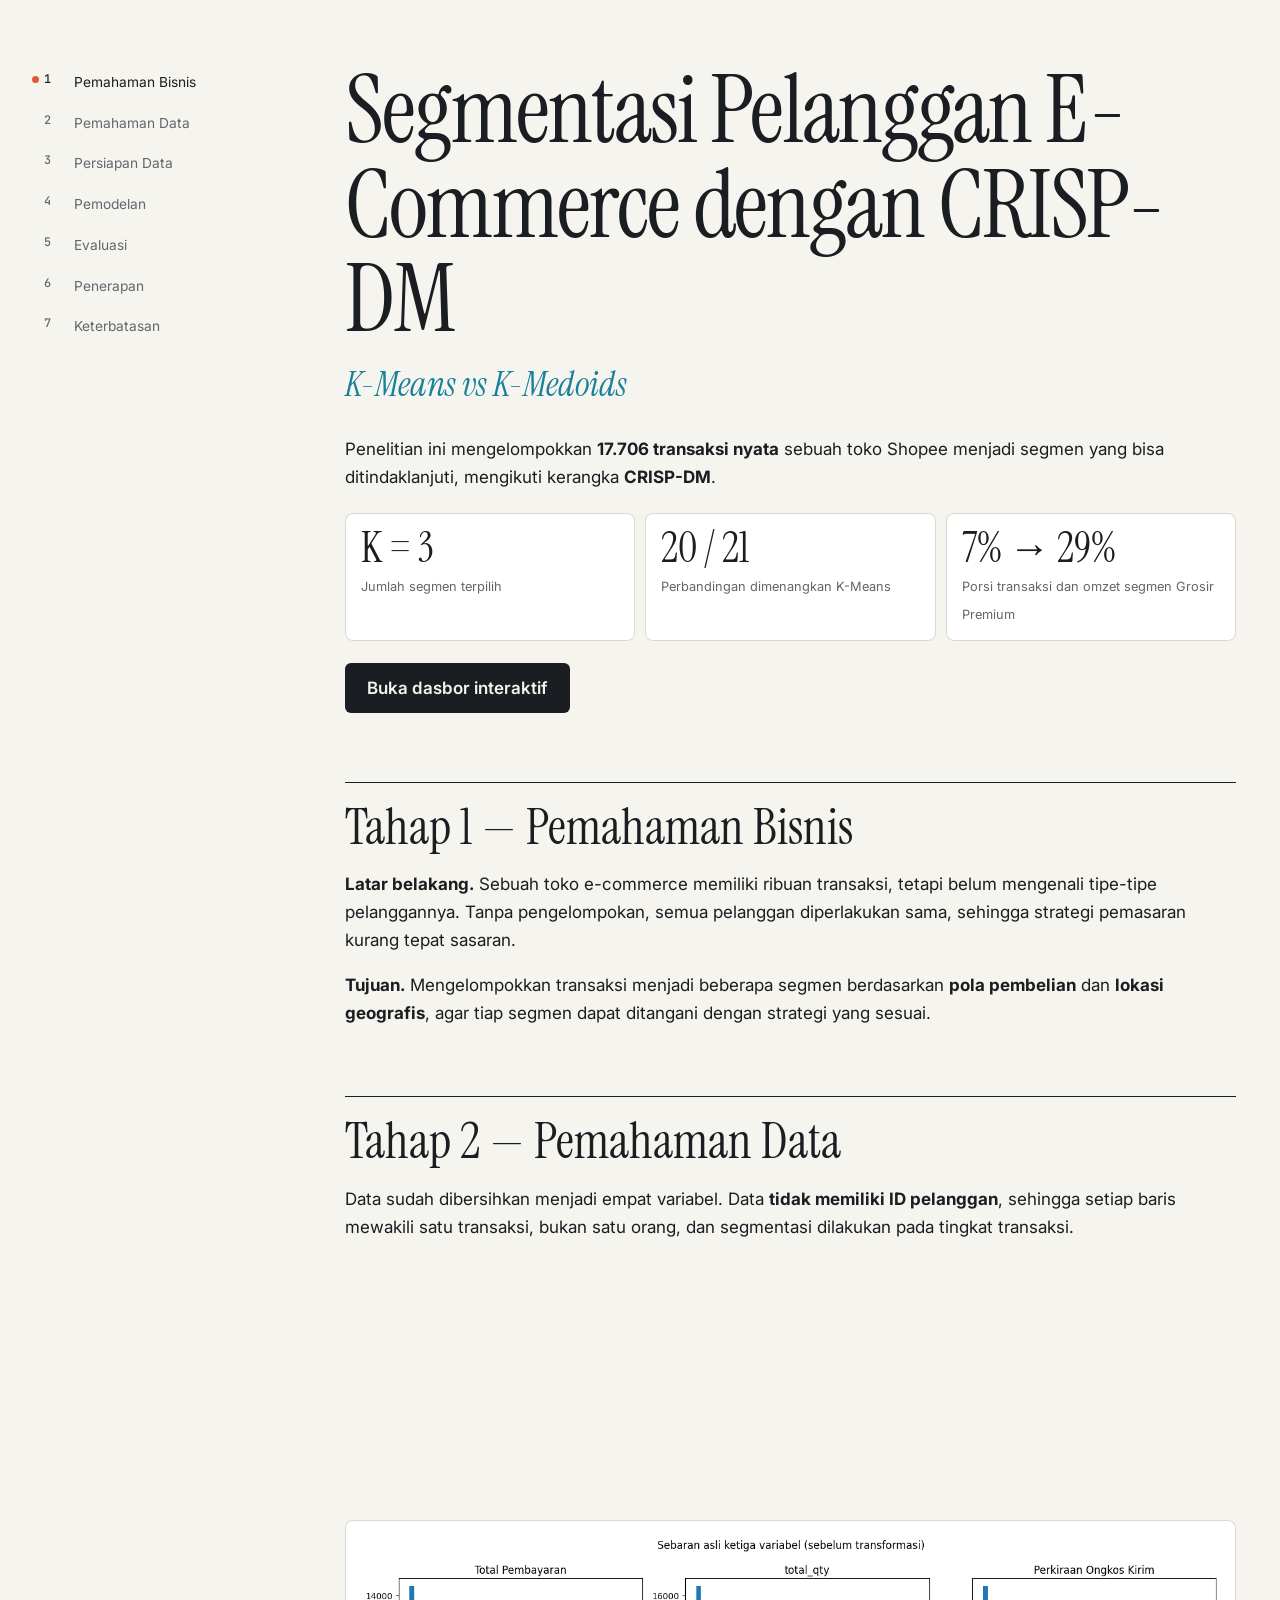
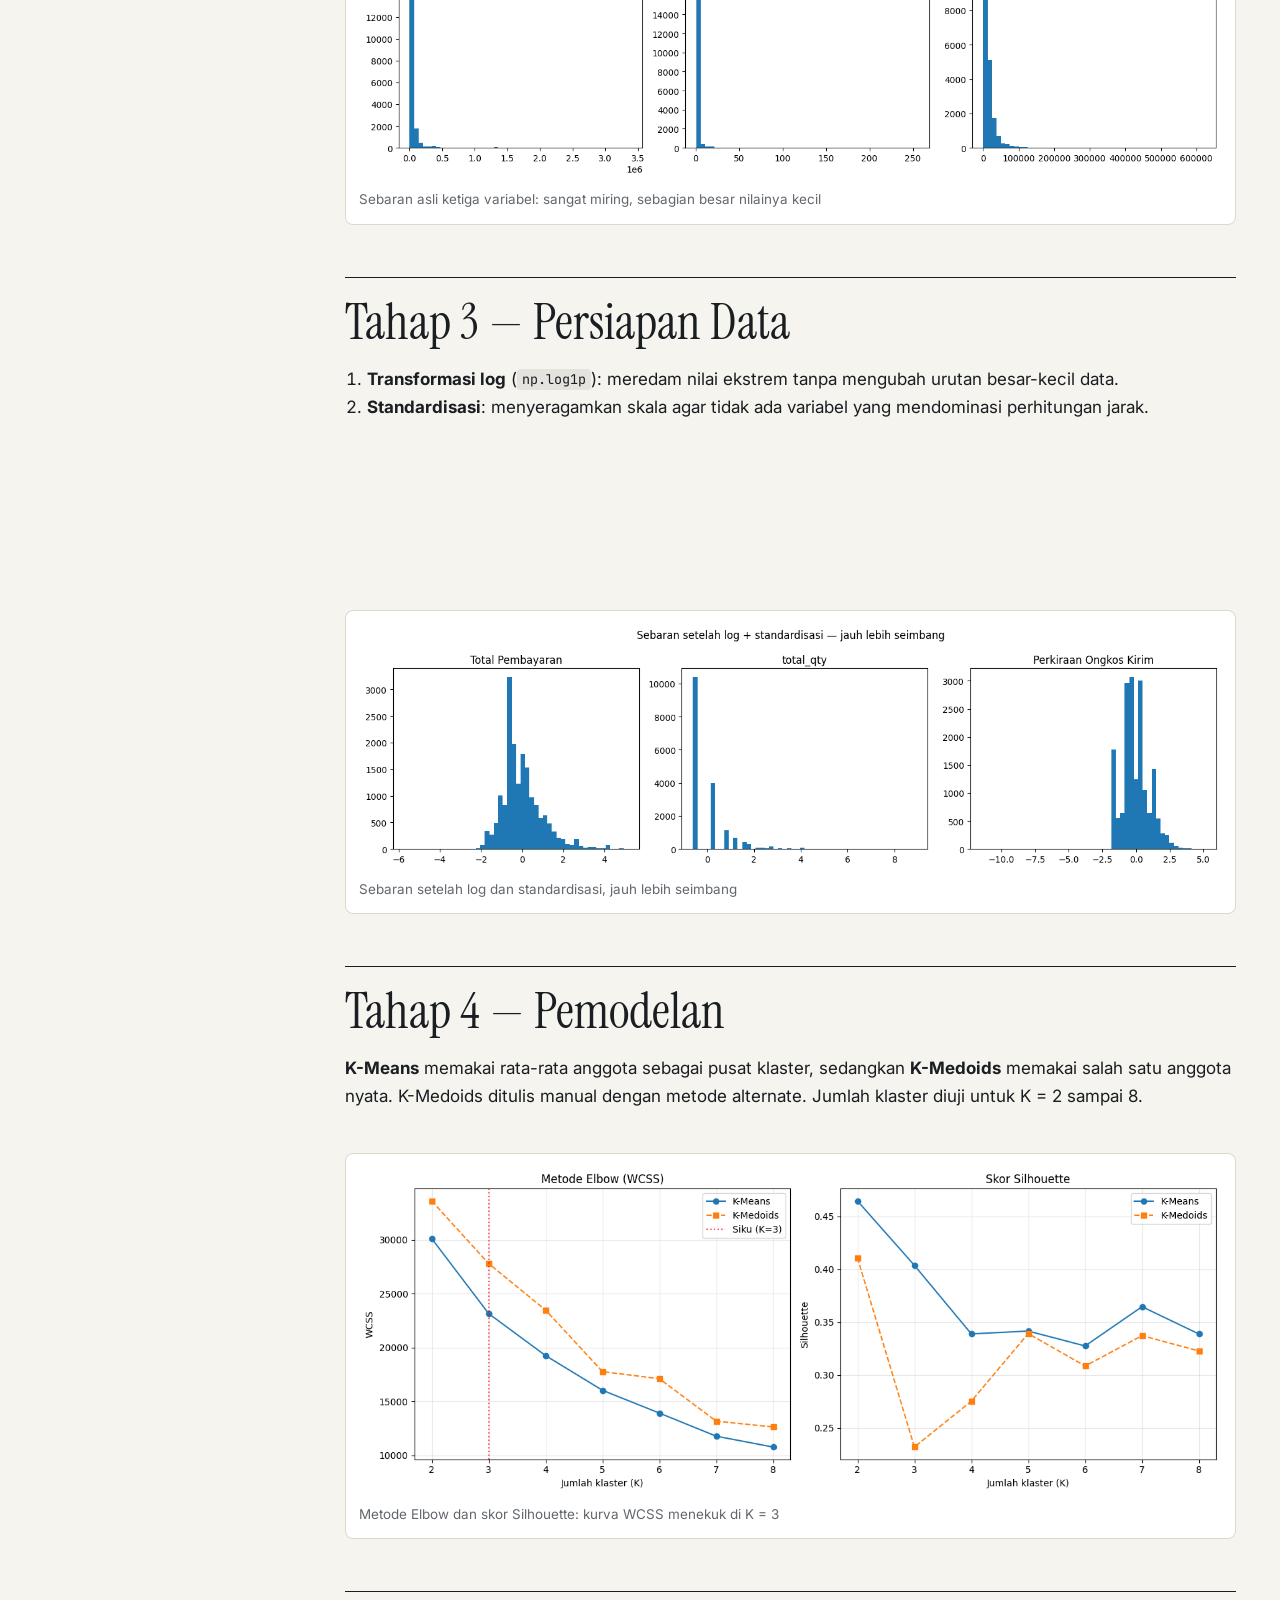
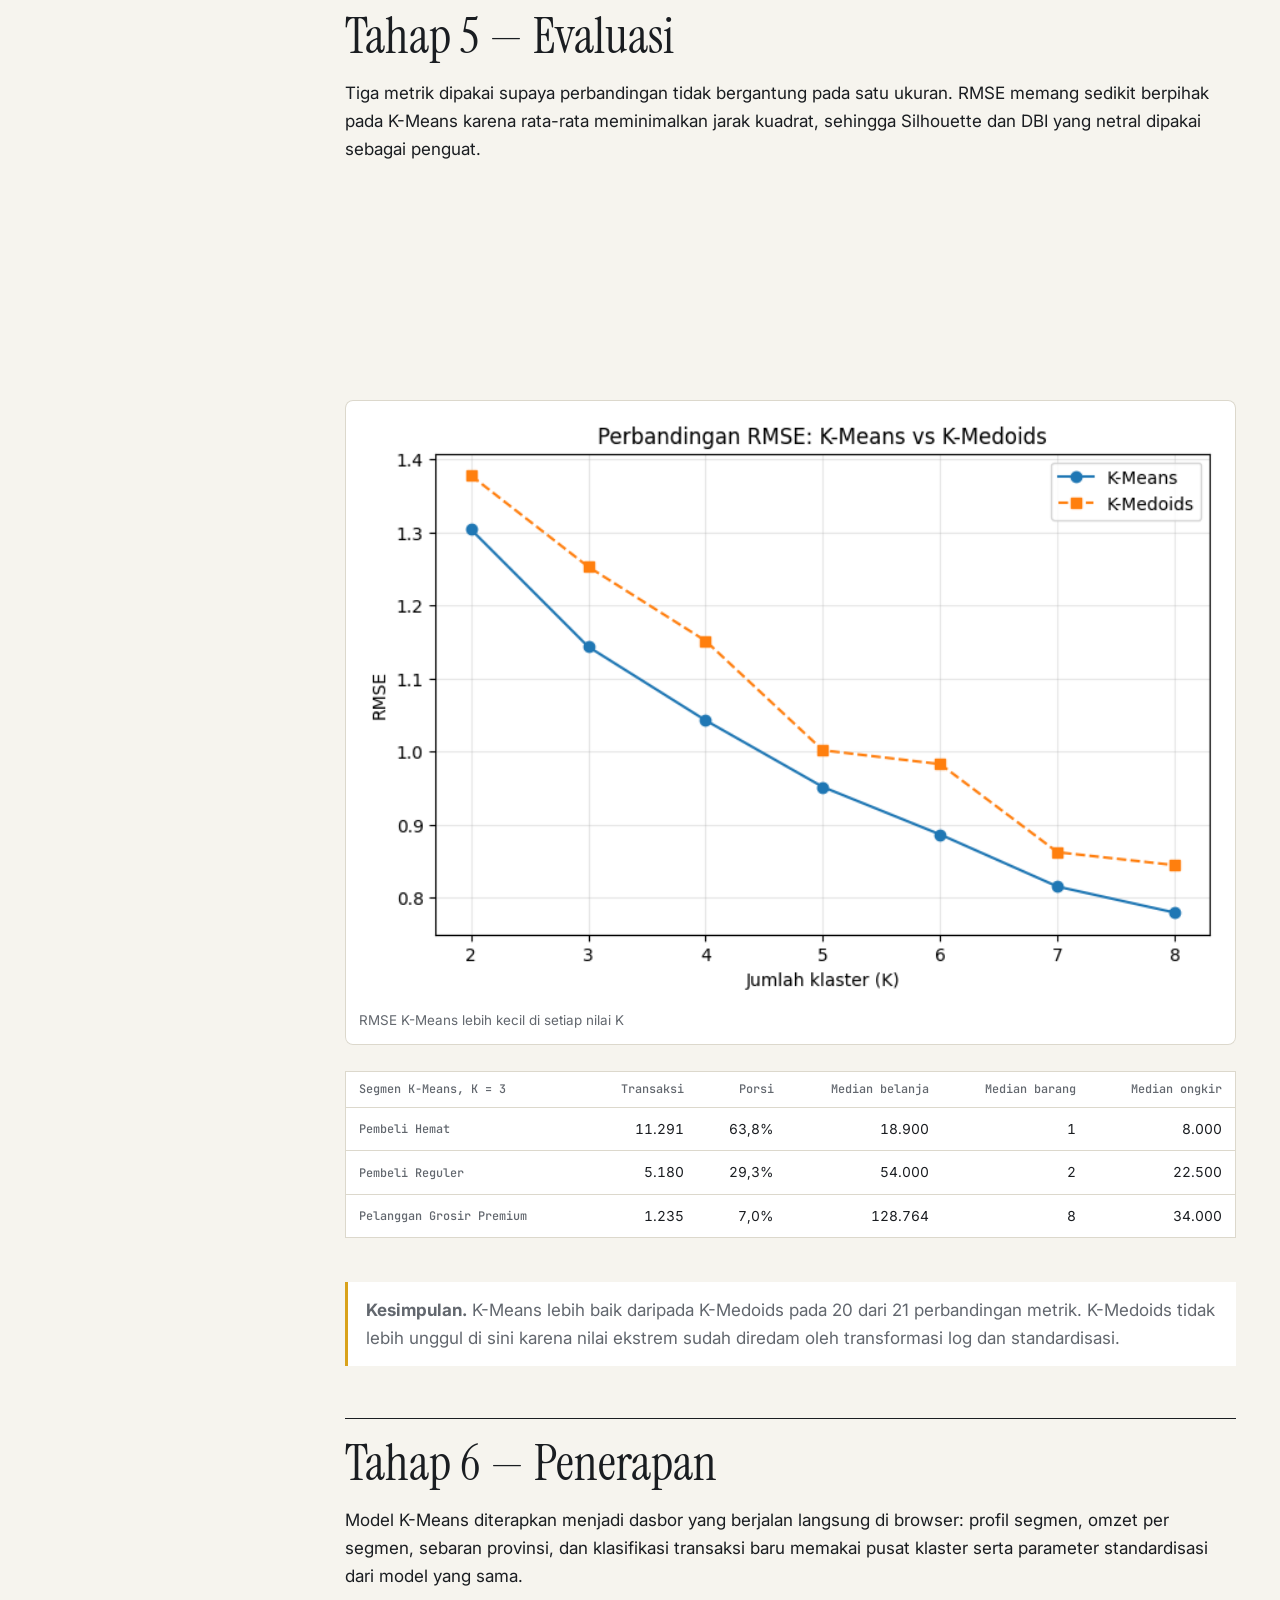
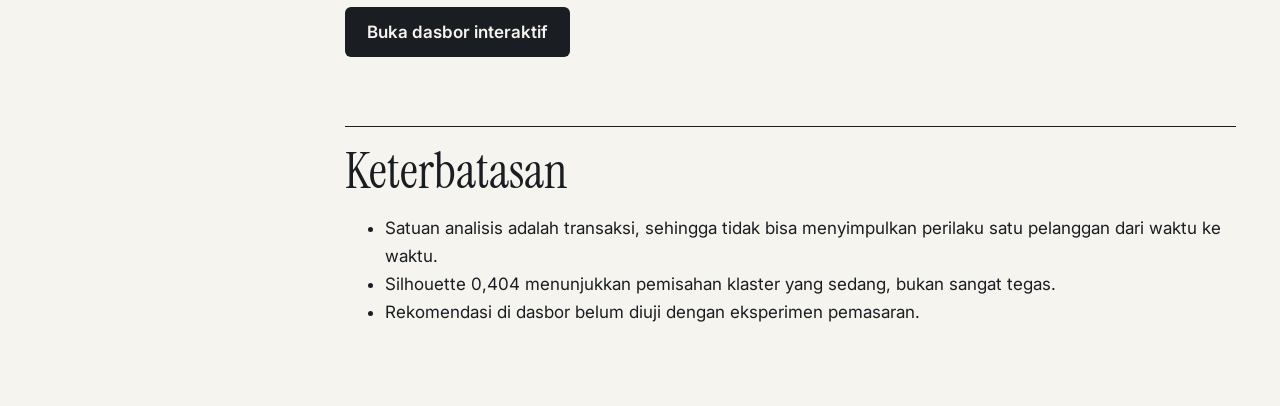
<file: index.html>
<!DOCTYPE html>
<html lang="id">
<head>
    <meta charset="UTF-8">
    <meta name="viewport" content="width=device-width, initial-scale=1.0">
    <title>Segmentasi Pelanggan E-Commerce | K-Means vs K-Medoids</title>
    
<link href="https://fonts.googleapis.com/css2?family=Instrument+Serif:ital@0;1&family=Inter:wght@400;500;600&family=JetBrains+Mono:wght@400;500&display=swap" rel="stylesheet">
<link rel="stylesheet" href="atelier/atelier.css">
<link rel="stylesheet" href="atelier/theme.css">
<script src="atelier/theme.js"></script>
<script src="atelier/atelier.js"></script>
</head>
<body>
<div class="sg-layout"><aside class="sg-toc" id="sg-toc" aria-label="Daftar isi"></aside><div class="container">
<div class="jupyter-notebook-content">
<div class="markdown-cell">
  <h1>Segmentasi Pelanggan E-Commerce dengan CRISP-DM</h1>
  <h3>K-Means vs K-Medoids</h3>
  <p>Penelitian ini mengelompokkan <strong>17.706 transaksi nyata</strong> sebuah toko Shopee menjadi segmen yang bisa ditindaklanjuti, mengikuti kerangka <strong>CRISP-DM</strong>.</p>
  <div class="sg-result">
    <div><b>K = 3</b><span>Jumlah segmen terpilih</span></div>
    <div><b>20 / 21</b><span>Perbandingan dimenangkan K-Means</span></div>
    <div><b>7% &rarr; 29%</b><span>Porsi transaksi dan omzet segmen Grosir Premium</span></div>
  </div>
  <p><a class="sg-cta" href="dashboard.html">Buka dasbor interaktif</a></p>
</div>

<div class="markdown-cell">
  <h2>Tahap 1 — Pemahaman Bisnis</h2>
  <p><strong>Latar belakang.</strong> Sebuah toko e-commerce memiliki ribuan transaksi, tetapi belum mengenali tipe-tipe pelanggannya. Tanpa pengelompokan, semua pelanggan diperlakukan sama, sehingga strategi pemasaran kurang tepat sasaran.</p>
  <p><strong>Tujuan.</strong> Mengelompokkan transaksi menjadi beberapa segmen berdasarkan <strong>pola pembelian</strong> dan <strong>lokasi geografis</strong>, agar tiap segmen dapat ditangani dengan strategi yang sesuai.</p>
</div>

<div class="markdown-cell">
  <h2>Tahap 2 — Pemahaman Data</h2>
  <p>Data sudah dibersihkan menjadi empat variabel. Data <strong>tidak memiliki ID pelanggan</strong>, sehingga setiap baris mewakili satu transaksi, bukan satu orang, dan segmentasi dilakukan pada tingkat transaksi.</p>
</div>
<div class="output-table"><table>
  <thead><tr><th></th><th>Total Pembayaran</th><th>Jumlah Barang</th><th>Ongkos Kirim</th></tr></thead>
  <tbody><tr><th>Simpangan baku</th><td>154.367</td><td>7,25</td><td>20.775</td></tr><tr><th>Minimum</th><td>165</td><td>1</td><td>1</td></tr><tr><th>Median</th><td>26.398</td><td>1</td><td>10.000</td></tr><tr><th>Maksimum</th><td>3.403.591</td><td>256</td><td>624.000</td></tr></tbody>
</table></div>
<figure class="sg-fig"><img src="img/cell05_1.png" alt="Sebaran asli ketiga variabel: sangat miring, sebagian besar nilainya kecil" loading="lazy"><figcaption>Sebaran asli ketiga variabel: sangat miring, sebagian besar nilainya kecil</figcaption></figure>

<div class="markdown-cell">
  <h2>Tahap 3 — Persiapan Data</h2>
  <ol>
    <li><strong>Transformasi log</strong> (<code>np.log1p</code>): meredam nilai ekstrem tanpa mengubah urutan besar-kecil data.</li>
    <li><strong>Standardisasi</strong>: menyeragamkan skala agar tidak ada variabel yang mendominasi perhitungan jarak.</li>
  </ol>
</div>
<div class="code-cell"><pre><code>X_log = np.log1p(df[fitur].values)        # langkah 1: log
scaler = StandardScaler().fit(X_log)      # langkah 2: standardisasi
X = scaler.transform(X_log)</code></pre></div>
<figure class="sg-fig"><img src="img/cell09_2.png" alt="Sebaran setelah log dan standardisasi, jauh lebih seimbang" loading="lazy"><figcaption>Sebaran setelah log dan standardisasi, jauh lebih seimbang</figcaption></figure>

<div class="markdown-cell">
  <h2>Tahap 4 — Pemodelan</h2>
  <p><strong>K-Means</strong> memakai rata-rata anggota sebagai pusat klaster, sedangkan <strong>K-Medoids</strong> memakai salah satu anggota nyata. K-Medoids ditulis manual dengan metode alternate. Jumlah klaster diuji untuk K = 2 sampai 8.</p>
</div>
<figure class="sg-fig"><img src="img/cell14_3.png" alt="Metode Elbow dan skor Silhouette: kurva WCSS menekuk di K = 3" loading="lazy"><figcaption>Metode Elbow dan skor Silhouette: kurva WCSS menekuk di K = 3</figcaption></figure>

<div class="markdown-cell">
  <h2>Tahap 5 — Evaluasi</h2>
  <p>Tiga metrik dipakai supaya perbandingan tidak bergantung pada satu ukuran. RMSE memang sedikit berpihak pada K-Means karena rata-rata meminimalkan jarak kuadrat, sehingga Silhouette dan DBI yang netral dipakai sebagai penguat.</p>
</div>
<div class="output-table"><table>
  <thead><tr><th>Metrik pada K = 3</th><th>K-Means</th><th>K-Medoids</th><th>Arah terbaik</th></tr></thead>
  <tbody><tr><th>RMSE</th><td><b>1,144</b></td><td>1,253</td><td>Lebih kecil</td></tr><tr><th>Silhouette</th><td><b>0,404</b></td><td>0,232</td><td>Lebih besar</td></tr><tr><th>Davies-Bouldin</th><td><b>1,005</b></td><td>1,140</td><td>Lebih kecil</td></tr></tbody>
</table></div>
<figure class="sg-fig"><img src="img/cell18_4.png" alt="RMSE K-Means lebih kecil di setiap nilai K" loading="lazy"><figcaption>RMSE K-Means lebih kecil di setiap nilai K</figcaption></figure>
<div class="output-table"><table>
  <thead><tr><th>Segmen K-Means, K = 3</th><th>Transaksi</th><th>Porsi</th><th>Median belanja</th><th>Median barang</th><th>Median ongkir</th></tr></thead>
  <tbody><tr><th>Pembeli Hemat</th><td>11.291</td><td>63,8%</td><td>18.900</td><td>1</td><td>8.000</td></tr><tr><th>Pembeli Reguler</th><td>5.180</td><td>29,3%</td><td>54.000</td><td>2</td><td>22.500</td></tr><tr><th>Pelanggan Grosir Premium</th><td>1.235</td><td>7,0%</td><td>128.764</td><td>8</td><td>34.000</td></tr></tbody>
</table></div>
<div class="markdown-cell">
  <blockquote><strong>Kesimpulan.</strong> K-Means lebih baik daripada K-Medoids pada 20 dari 21 perbandingan metrik. K-Medoids tidak lebih unggul di sini karena nilai ekstrem sudah diredam oleh transformasi log dan standardisasi.</blockquote>
</div>

<div class="markdown-cell">
  <h2>Tahap 6 — Penerapan</h2>
  <p>Model K-Means diterapkan menjadi dasbor yang berjalan langsung di browser: profil segmen, omzet per segmen, sebaran provinsi, dan klasifikasi transaksi baru memakai pusat klaster serta parameter standardisasi dari model yang sama.</p>
  <p><a class="sg-cta" href="dashboard.html">Buka dasbor interaktif</a></p>
</div>
<div class="markdown-cell">
  <h2>Keterbatasan</h2>
  <ul>
    <li>Satuan analisis adalah transaksi, sehingga tidak bisa menyimpulkan perilaku satu pelanggan dari waktu ke waktu.</li>
    <li>Silhouette 0,404 menunjukkan pemisahan klaster yang sedang, bukan sangat tegas.</li>
    <li>Rekomendasi di dasbor belum diuji dengan eksperimen pemasaran.</li>
  </ul>
</div>
</div>
</div></div>
</body>
</html>
</file>
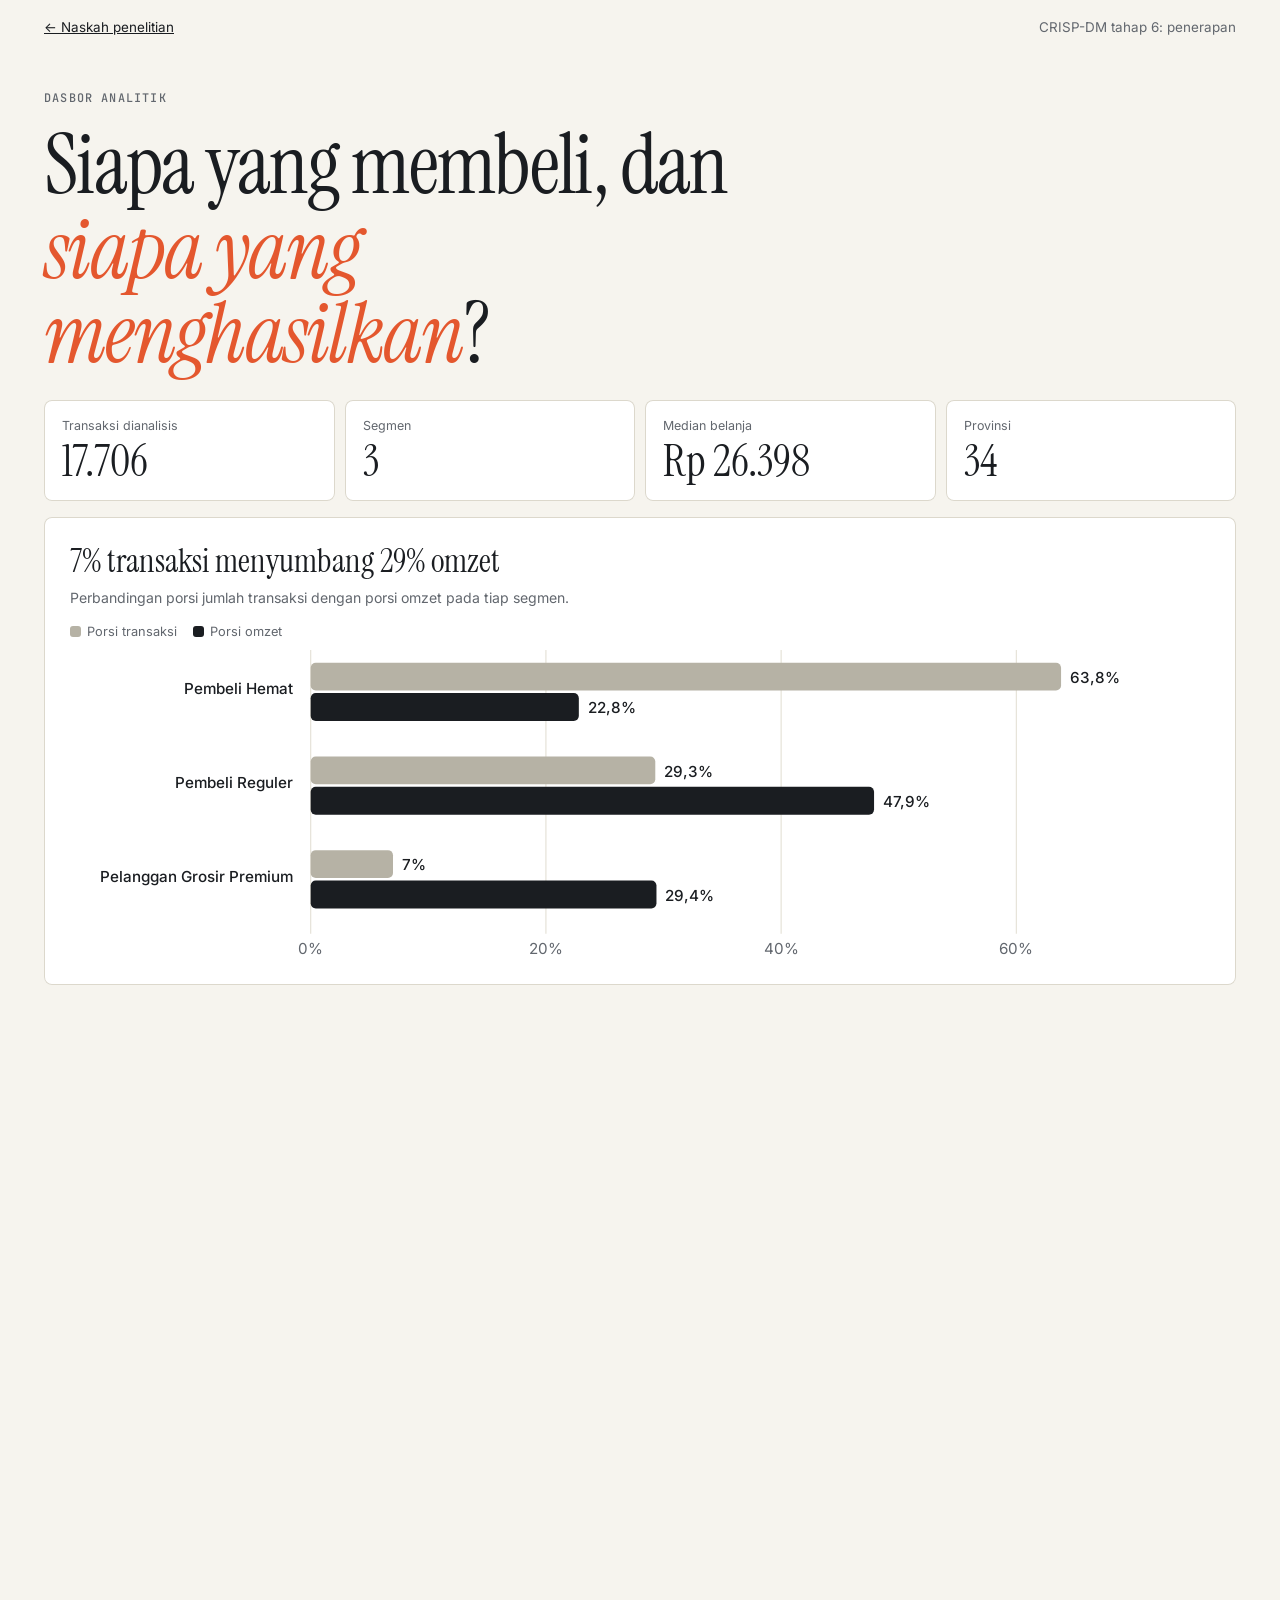
<file: dashboard.html>
<!DOCTYPE html>
<html lang="id">
<head>
<meta charset="UTF-8">
<meta name="viewport" content="width=device-width, initial-scale=1">
<title>Dasbor Segmentasi Pelanggan E-Commerce</title>
<meta name="description" content="Dasbor interaktif hasil segmentasi 17.706 transaksi e-commerce dengan K-Means, termasuk klasifikasi transaksi baru.">
<link rel="preconnect" href="https://fonts.googleapis.com">
<link rel="preconnect" href="https://fonts.gstatic.com" crossorigin>
<link href="https://fonts.googleapis.com/css2?family=Instrument+Serif:ital@0;1&family=Inter:wght@400;500;600&family=JetBrains+Mono:wght@400;500&display=swap" rel="stylesheet">
<link rel="stylesheet" href="atelier/atelier.css">
<link rel="stylesheet" href="atelier/theme.css">
<link rel="stylesheet" href="atelier/dashboard.css">
<script src="atelier/theme.js"></script>
<script src="atelier/atelier.js"></script>
</head>
<body>
<header class="db-top">
  <a href="index.html">&larr; Naskah penelitian</a>
  <span>CRISP-DM tahap 6: penerapan</span>
</header>

<main class="db-main">
  <p class="db-kick" data-at>Dasbor analitik</p>
  <h1 data-at>Siapa yang membeli, dan <em>siapa yang menghasilkan</em>?</h1>

  <section class="db-kpis" id="kpis" data-at aria-label="Ringkasan"></section>

  <section class="db-card" data-at>
    <h2>7% transaksi menyumbang 29% omzet</h2>
    <p class="db-note">Perbandingan porsi jumlah transaksi dengan porsi omzet pada tiap segmen.</p>
    <div class="db-legend" aria-hidden="true"><span><i class="k-a"></i>Porsi transaksi</span><span><i class="k-b"></i>Porsi omzet</span></div>
    <div id="share" class="db-plot"></div>
  </section>

  <section class="db-segs" id="segs" data-at aria-label="Profil segmen"></section>

  <div class="db-two">
    <section class="db-card" data-at>
      <h2>Sepuluh provinsi teratas</h2>
      <p class="db-note">Jumlah transaksi, disusun per segmen. Pilih ukuran di bawah.</p>
      <div class="db-toggle" role="group" aria-label="Pilih ukuran provinsi">
        <button type="button" class="is-on" data-m="total">Jumlah</button>
        <button type="button" data-m="persen">Komposisi %</button>
      </div>
      <div class="db-legend" id="leg1"></div>
      <div id="prov" class="db-plot"></div>
    </section>

    <section class="db-card" data-at>
      <h2>Peta transaksi</h2>
      <p class="db-note">Sampel acak 1.200 transaksi. Nilai pembayaran dibulatkan ke kelompok skala logaritma, dan posisi titik diacak dalam kelompoknya.</p>
      <div class="db-legend" id="leg2"></div>
      <div id="scatter" class="db-plot"></div>
    </section>
  </div>

  <section class="db-card db-try" id="coba" data-at>
    <div>
      <h2>Coba model: segmen transaksi baru</h2>
      <p class="db-note">Model K-Means yang sama berjalan di browser: masukan diubah dengan log dan standardisasi, lalu dicari pusat klaster terdekat.</p>
      <form id="form-coba" class="db-form">
        <label>Total pembayaran (Rp)<input type="number" name="bayar" min="1" value="75000" required></label>
        <label>Jumlah barang<input type="number" name="qty" min="1" value="3" required></label>
        <label>Perkiraan ongkos kirim (Rp)<input type="number" name="ongkir" min="1" value="15000" required></label>
      </form>
    </div>
    <output id="hasil" class="db-result" aria-live="polite"></output>
  </section>

  <section class="db-card" data-at>
    <h2>Mengapa K-Means dipilih</h2>
    <p class="db-note">K-Means menang pada 20 dari 21 perbandingan. Garis putus-putus menandai K = 3, jumlah segmen terpilih.</p>
    <div class="db-legend" id="leg3"></div>
    <div class="db-multi" id="eval"></div>
  </section>

  <section class="db-card" data-at>
    <h2>Rekomendasi tindakan</h2>
    <p class="db-note">Disusun dari profil di atas. Ini usulan untuk diuji, belum dibuktikan dengan eksperimen.</p>
    <div class="db-rec" id="rec"></div>
  </section>

  <section class="db-card" data-at>
    <details>
      <summary>Lihat data sebagai tabel</summary>
      <div id="tabel" class="db-tablewrap"></div>
    </details>
    <p class="db-note db-foot" id="catatan"></p>
  </section>
</main>
<div class="db-tip" id="tip" role="status" hidden></div>
<script src="data/segmen.js"></script>
<script src="atelier/dashboard.js"></script>
</body>
</html>
</file>
<file: atelier/atelier.css>
/* ==========================================================================
   ATELIER: mesin gerak bersama (tirai, transisi, animasi masuk) dan komponen
   dasar. Identitas tiap proyek (font, warna, bentuk, tata letak) dibuat
   berbeda di theme.css miliknya, lewat token --at-* dan aturan sendiri.
   ========================================================================== */

:root {
  --at-bg: #f4f3ec;
  --at-surface: #fffefa;
  --at-ink: #1d2018;
  --at-mute: #63665a;
  --at-line: rgba(29, 32, 24, .14);
  --at-accent: #c8f031;
  --at-on-accent: #1d2018;
  --at-accent-text: #5c7000;
  --at-deep: #22261b;
  --at-on-deep: #f4f3ec;
  --at-danger: #b3361f;
  --at-ok: #2f7a4b;
  --at-sans: system-ui, "Segoe UI", Arial, sans-serif;
  --at-serif: Georgia, "Times New Roman", serif;
  --at-mono: ui-monospace, Consolas, monospace;
  --at-ease: cubic-bezier(.76, 0, .24, 1);
  --at-out: cubic-bezier(.16, 1, .3, 1);
  --at-r: 18px;
  --at-gutter: clamp(16px, 4vw, 56px);
}

/* ---------- Dasar ---------- */
html { background: var(--at-bg); }
body.at {
  margin: 0;
  color: var(--at-ink);
  background: transparent;
  font-family: var(--at-sans);
  font-size: 1.0625rem;
  line-height: 1.6;
  -webkit-font-smoothing: antialiased;
  overflow-x: clip;
}
body.at *, body.at *::before, body.at *::after { box-sizing: border-box; }
:where(body.at) a { color: inherit; }
:where(body.at) img { max-width: 100%; height: auto; }
:where(body.at) :focus-visible { outline: 2px solid var(--at-ink); outline-offset: 3px; }
::selection { background: var(--at-accent); color: var(--at-on-accent); }

.at-wrap { width: min(1320px, 100% - 2 * var(--at-gutter)); margin-inline: auto; }
.at-narrow { width: min(820px, 100% - 2 * var(--at-gutter)); margin-inline: auto; }
.at-main { padding-block: clamp(110px, 14vh, 150px) clamp(64px, 10vh, 120px); }
.at-section { padding-block: clamp(64px, 11vh, 140px); }

/* ---------- Kontur latar ---------- */
.at-topo { position: fixed; inset: 0; width: 100%; height: 100%; z-index: -1; pointer-events: none; color: var(--at-ink); opacity: .1; }
.at-topo path { fill: none; stroke: currentColor; stroke-width: 1; vector-effect: non-scaling-stroke; }
.at-deep .at-topo-local { color: var(--at-on-deep); }

/* ---------- Tipografi ---------- */
.at-display {
  margin: 0;
  font-family: var(--at-sans);
  font-stretch: 112%;
  font-weight: 800;
  font-size: clamp(2.7rem, 10.5vw, 10rem);
  line-height: .92;
  letter-spacing: -.035em;
  text-transform: uppercase;
  overflow-wrap: anywhere;
}
.at-title {
  margin: 0;
  font-stretch: 110%;
  font-weight: 800;
  font-size: clamp(2rem, 5.6vw, 4.8rem);
  line-height: .98;
  letter-spacing: -.03em;
  text-transform: uppercase;
  overflow-wrap: anywhere;
}
.at-display em, .at-title em {
  font-family: var(--at-serif);
  font-style: italic;
  font-weight: 400;
  font-stretch: 100%;
  text-transform: none;
  letter-spacing: -.02em;
  color: var(--at-accent-text);
}
.at-deep .at-display em, .at-deep .at-title em { color: var(--at-accent); }
.at-h3 { margin: 0; font-stretch: 105%; font-weight: 700; font-size: clamp(1.15rem, 2vw, 1.5rem); line-height: 1.15; letter-spacing: -.015em; }
.at-eyebrow {
  display: inline-flex; align-items: center; gap: 10px; margin: 0;
  font-family: var(--at-mono); font-size: .74rem; font-weight: 500;
  letter-spacing: .14em; text-transform: uppercase; color: var(--at-mute);
}
.at-eyebrow::before { content: ""; width: 8px; height: 8px; border-radius: 50%; background: var(--at-accent); box-shadow: 0 0 0 1px var(--at-ink); }
.at-deep .at-eyebrow { color: var(--at-on-deep); }
.at-lead { margin: 0; max-width: 58ch; font-size: clamp(1.05rem, 1.5vw, 1.3rem); line-height: 1.5; color: var(--at-mute); }
.at-deep .at-lead { color: var(--at-on-deep); opacity: .8; }
.at-prose { max-width: 72ch; }
.at-prose h2 { margin: 2.4em 0 .6em; font-stretch: 108%; font-size: clamp(1.5rem, 3vw, 2.3rem); line-height: 1.08; letter-spacing: -.025em; }
.at-prose h3 { margin: 1.8em 0 .4em; font-size: 1.2rem; }
.at-prose p, .at-prose li { color: var(--at-ink); }
.at-prose code, .at-code-inline { font-family: var(--at-mono); font-size: .86em; padding: .12em .4em; border-radius: 6px; background: var(--at-line); }
.at-prose blockquote { margin: 1.6em 0; padding: 1.1em 1.3em; border-left: 3px solid var(--at-accent); background: var(--at-surface); border-radius: 0 12px 12px 0; }

/* ---------- Header ---------- */
.at-top {
  position: fixed; inset: 0 0 auto 0; z-index: 60;
  display: flex; align-items: center; justify-content: space-between; gap: 18px;
  padding: 16px var(--at-gutter);
  transition: transform .6s var(--at-out), background-color .3s;
}
.at-top.is-hidden { transform: translateY(-110%); }
.at-top.is-stuck { background: color-mix(in srgb, var(--at-bg) 84%, transparent); backdrop-filter: blur(14px); }
.at-brand { display: inline-grid; line-height: .9; text-decoration: none; color: var(--at-ink) !important; white-space: nowrap; }
.at-brand i { font-family: var(--at-serif); font-size: 1.28rem; font-style: normal; letter-spacing: -.01em; }
.at-brand b { font-stretch: 118%; font-weight: 800; font-size: 1.28rem; letter-spacing: -.03em; text-transform: uppercase; }
.at-nav { display: flex; flex-wrap: wrap; align-items: center; justify-content: flex-end; gap: 4px; }
.at-nav a {
  position: relative; padding: 8px 13px; border-radius: 10px; text-decoration: none;
  font-size: .78rem; font-weight: 700; font-stretch: 108%; letter-spacing: .03em; text-transform: uppercase;
  transition: background-color .25s, color .25s;
}
.at-nav a:hover, .at-nav a.active, .at-nav a.is-on { background: var(--at-ink); color: var(--at-bg); }
@media (max-width: 720px) {
  .at-top { position: sticky; flex-wrap: wrap; background: var(--at-bg); }
  .at-top.is-hidden { transform: none; }
  .at-nav { justify-content: flex-start; width: 100%; }
  .at-nav a { padding: 6px 9px; font-size: .72rem; }
  .at-main { padding-top: 40px; }
}

/* ---------- Tombol ---------- */
.at-btn {
  --bg: var(--at-accent); --fg: var(--at-on-accent);
  position: relative; display: inline-flex; align-items: center; justify-content: center; gap: 10px;
  min-height: 46px; padding: 12px 20px; overflow: hidden; cursor: pointer;
  border: 0; border-radius: 12px; background: var(--bg); color: var(--fg) !important;
  font-family: var(--at-sans); font-stretch: 108%; font-weight: 800; font-size: .8rem;
  letter-spacing: .05em; text-transform: uppercase; text-decoration: none; line-height: 1.1;
  transition: transform .5s var(--at-out), box-shadow .3s;
  will-change: transform;
}
.at-btn::before {
  content: ""; position: absolute; inset: 0; z-index: 0; background: var(--at-ink);
  transform: translateY(101%); border-radius: 50% 50% 0 0 / 30% 30% 0 0;
  transition: transform .55s var(--at-out), border-radius .55s var(--at-out);
}
.at-btn > *, .at-btn { isolation: isolate; }
.at-btn span { position: relative; z-index: 1; transition: color .25s; }
.at-btn:hover::before { transform: none; border-radius: 0; }
.at-btn:hover span { color: var(--at-bg); }
.at-btn--ghost { --bg: transparent; --fg: var(--at-ink); box-shadow: inset 0 0 0 1.5px var(--at-ink); }
.at-btn--danger { --bg: var(--at-danger); --fg: #fff; }
.at-btn--sm { min-height: 36px; padding: 8px 13px; font-size: .7rem; border-radius: 9px; }
.at-deep .at-btn--ghost { --fg: var(--at-on-deep); box-shadow: inset 0 0 0 1.5px var(--at-on-deep); }
.at-deep .at-btn::before { background: var(--at-on-deep); }
.at-deep .at-btn:hover span { color: var(--at-deep); }
.at-actions { display: flex; flex-wrap: wrap; align-items: center; gap: 10px; }

/* ---------- Hero ---------- */
.at-hero { position: relative; min-height: 100svh; display: flex; flex-direction: column; justify-content: flex-end; gap: clamp(20px, 3vh, 34px); padding: 120px var(--at-gutter) clamp(30px, 6vh, 64px); }
.at-hero--center { align-items: center; justify-content: center; text-align: center; }
.at-hero__media { position: absolute; inset: 0; z-index: -1; overflow: hidden; }
.at-hero__media img { width: 100%; height: 118%; object-fit: cover; display: block; will-change: transform; }
.at-hero__media::after { content: ""; position: absolute; inset: 0; background: linear-gradient(180deg, rgba(0,0,0,.28), rgba(0,0,0,.14) 40%, rgba(0,0,0,.72)); }
.at-hero--media, .at-hero--media .at-lead, .at-hero--media .at-eyebrow { color: #fff; }
.at-hero--media .at-display em { color: var(--at-accent); }
.at-hero__foot { display: flex; flex-wrap: wrap; align-items: flex-end; justify-content: space-between; gap: 22px; }

/* ---------- Marquee ---------- */
.at-marquee { overflow: hidden; white-space: nowrap; padding: 14px 0; background: var(--at-accent); color: var(--at-on-accent); }
.at-marquee__t { display: inline-flex; animation: at-marq 32s linear infinite; }
.at-marquee__t > span { padding-right: 3rem; font-stretch: 112%; font-weight: 800; font-size: clamp(1.2rem, 3vw, 2.4rem); letter-spacing: -.02em; text-transform: uppercase; }
.at-marquee__t > span em { font-family: var(--at-serif); font-weight: 400; text-transform: none; }
@keyframes at-marq { to { transform: translateX(-50%); } }

/* ---------- Komponen ---------- */
.at-grid { display: grid; gap: clamp(12px, 1.6vw, 22px); grid-template-columns: repeat(auto-fill, minmax(min(100%, 280px), 1fr)); }
.at-card {
  position: relative; display: block; padding: clamp(18px, 2.2vw, 28px);
  background: var(--at-surface); border-radius: var(--at-r); box-shadow: inset 0 0 0 1px var(--at-line);
  text-decoration: none; transition: transform .6s var(--at-out), box-shadow .4s;
}
a.at-card:hover { transform: translateY(-6px); box-shadow: inset 0 0 0 1.5px var(--at-ink), 0 24px 50px -30px rgba(0,0,0,.5); }
.at-card__img { display: block; width: 100%; aspect-ratio: 4/3; object-fit: cover; border-radius: 12px; margin-bottom: 14px; }
.at-tag { display: inline-block; padding: 3px 9px; border-radius: 7px; font-family: var(--at-mono); font-size: .72rem; background: var(--at-line); }
.at-tag--accent { background: var(--at-accent); color: var(--at-on-accent); }
.at-num { font-stretch: 112%; font-weight: 800; font-size: clamp(2rem, 4vw, 3.3rem); line-height: 1; letter-spacing: -.04em; }
.at-rule { border: 0; border-top: 1px solid var(--at-line); margin: 0; }

.at-tablewrap { overflow-x: auto; background: var(--at-surface); border-radius: var(--at-r); box-shadow: inset 0 0 0 1px var(--at-line); }
.at-table { width: 100%; border-collapse: collapse; font-size: .95rem; }
.at-table th { padding: 16px 18px; text-align: left; white-space: nowrap; font-family: var(--at-mono); font-size: .7rem; font-weight: 500; letter-spacing: .12em; text-transform: uppercase; color: var(--at-mute); border-bottom: 1px solid var(--at-line); }
.at-table td { padding: 15px 18px; border-bottom: 1px solid var(--at-line); vertical-align: middle; }
.at-table tr:last-child td { border-bottom: 0; }
.at-table tbody tr { transition: background-color .2s; }
.at-table tbody tr:hover { background: color-mix(in srgb, var(--at-accent) 16%, transparent); }
.at-table__act { display: flex; gap: 6px; flex-wrap: wrap; }
.at-table__empty { padding: 56px 18px !important; text-align: center; color: var(--at-mute); }

.at-form { display: grid; gap: 18px; }
.at-field { display: grid; gap: 7px; margin: 0; }
.at-field > label, .at-label { font-family: var(--at-mono); font-size: .72rem; letter-spacing: .1em; text-transform: uppercase; color: var(--at-mute); }
.at-input {
  width: 100%; min-height: 50px; padding: 12px 14px; font: inherit; color: var(--at-ink);
  background: var(--at-surface); border: 0; border-radius: 12px; box-shadow: inset 0 0 0 1px var(--at-line);
  transition: box-shadow .25s;
}
.at-input:focus { outline: 0; box-shadow: inset 0 0 0 2px var(--at-ink); }
textarea.at-input { min-height: 130px; resize: vertical; }
.at-alert { padding: 13px 16px; border-radius: 12px; font-size: .95rem; background: color-mix(in srgb, var(--at-danger) 12%, var(--at-surface)); color: var(--at-danger); }
.at-alert--ok { background: color-mix(in srgb, var(--at-ok) 14%, var(--at-surface)); color: var(--at-ok); }

/* Halaman masuk: dua kolom */
.at-auth { min-height: 100svh; display: grid; grid-template-columns: 1.15fr 1fr; }
.at-auth__art { position: relative; display: flex; flex-direction: column; justify-content: space-between; gap: 30px; padding: clamp(24px, 4vw, 56px); background: var(--at-deep); color: var(--at-on-deep); overflow: hidden; }
.at-auth__art .at-brand { color: var(--at-on-deep) !important; }
.at-auth__form { display: flex; flex-direction: column; justify-content: center; gap: 24px; padding: clamp(24px, 6vw, 88px); }
@media (max-width: 860px) { .at-auth { grid-template-columns: 1fr; } .at-auth__art { min-height: 42svh; } }

/* Panel gelap dan footer berlekuk */
.at-deep { background: var(--at-deep); color: var(--at-on-deep); }
.at-foot {
  --notch: 26px;
  position: relative; margin: clamp(30px, 6vh, 70px) clamp(8px, 1vw, 14px) clamp(8px, 1vw, 14px);
  padding: calc(var(--notch) + clamp(44px, 8vh, 90px)) clamp(18px, 4vw, 56px) 22px;
  background: var(--at-deep); color: var(--at-on-deep);
  clip-path: polygon(0 var(--notch), calc(50% - 190px) var(--notch), calc(50% - 160px) 0, calc(50% + 160px) 0, calc(50% + 190px) var(--notch), 100% var(--notch), 100% 100%, 0 100%);
  border-radius: 0 0 22px 22px;
}
.at-foot__big { margin: 0 0 clamp(30px, 6vh, 60px); text-align: center; font-stretch: 110%; font-weight: 800; font-size: clamp(1.9rem, 6vw, 5rem); line-height: .96; letter-spacing: -.03em; text-transform: uppercase; }
.at-foot__big em { font-family: var(--at-serif); font-weight: 400; text-transform: none; color: var(--at-accent); }
.at-foot__row { display: flex; flex-wrap: wrap; align-items: center; justify-content: space-between; gap: 14px; font-family: var(--at-mono); font-size: .72rem; letter-spacing: .06em; text-transform: uppercase; opacity: .78; }
.at-foot__row a { text-decoration: none; }
.at-foot__row a:hover { color: var(--at-accent); }

/* ---------- Layar pembuka dan transisi ---------- */
.at-curtain { position: fixed; inset: 0; z-index: 9000; pointer-events: none; }
.at-curtain__a, .at-curtain__b {
  position: absolute; inset: -2% 0 -14vh; border-radius: 0 0 50% 50% / 0 0 12vh 12vh;
  transition: transform 1.05s var(--at-ease);
}
.at-curtain__a { background: var(--at-deep); transition-delay: .09s; }
.at-curtain__b { background: var(--at-accent); }
.at-curtain__mark {
  position: absolute; inset: 0; display: grid; place-items: center; color: var(--at-on-accent);
  transition: opacity .3s, transform .9s var(--at-ease);
}
.at-curtain__glyph {
  font-family: var(--at-sans); font-weight: 300; font-stretch: 75%; font-size: clamp(3rem, 9vw, 6rem);
  letter-spacing: -.04em; line-height: 1; text-transform: uppercase;
  animation: at-glyph 1.3s var(--at-out) both;
}
@keyframes at-glyph {
  0% { opacity: 0; transform: scale(.72) rotate(-14deg); font-weight: 300; font-stretch: 75%; }
  45% { opacity: 1; }
  100% { opacity: 1; transform: none; font-weight: 900; font-stretch: 125%; }
}
.at-curtain__cap {
  position: absolute; left: 0; right: 0; bottom: 24px; display: flex; justify-content: space-between;
  padding-inline: var(--at-gutter); font-family: var(--at-mono); font-size: .72rem;
  letter-spacing: .14em; text-transform: uppercase; color: var(--at-on-accent);
  transition: opacity .25s;
}
.at-curtain.is-leaving .at-curtain__a, .at-curtain.is-leaving .at-curtain__b { transform: translateY(-120%); }
.at-curtain.is-leaving .at-curtain__mark { transform: translateY(-40vh); opacity: 0; }
.at-curtain.is-leaving .at-curtain__cap { opacity: 0; }
.at-curtain.is-short .at-curtain__a, .at-curtain.is-short .at-curtain__b { transition-duration: .7s; }
.at-curtain.is-short .at-curtain__glyph { animation-duration: .4s; }
.at-curtain.is-entering .at-curtain__a, .at-curtain.is-entering .at-curtain__b { transform: translateY(120%); }
.at-curtain.is-entering .at-curtain__mark, .at-curtain.is-entering .at-curtain__cap { opacity: 0; }
.at-curtain.is-covering .at-curtain__a, .at-curtain.is-covering .at-curtain__b { transform: none; transition-duration: .6s; }
.at-curtain.is-covering .at-curtain__b { transition-delay: .07s; }
.at-curtain.is-covering .at-curtain__a { transition-delay: 0s; }

/* ---------- Animasi masuk ---------- */
html.at-motion [data-at] { opacity: 0; transform: translateY(36px); transition: opacity 1s var(--at-out), transform 1.1s var(--at-out); transition-delay: calc(var(--at-i, 0) * 70ms); }
html.at-motion [data-at].is-in { opacity: 1; transform: none; }
.at-w { display: inline-block; overflow: hidden; vertical-align: top; padding-block: .06em; margin-block: -.06em; padding-right: .04em; }
.at-w > span { display: inline-block; }
html.at-motion [data-at-split] .at-w > span { transform: translateY(112%) rotate(4deg); transform-origin: left top; transition: transform 1.15s var(--at-out); transition-delay: calc(var(--at-i, 0) * 55ms + 80ms); }
html.at-motion [data-at-split].is-in .at-w > span { transform: none; }
.at-scribble { position: relative; display: inline-block; }
.at-scribble svg { position: absolute; left: -3%; right: -3%; bottom: -.1em; width: 106%; height: .3em; overflow: visible; pointer-events: none; }
.at-scribble path { fill: none; stroke: var(--at-accent); stroke-width: 5; stroke-linecap: round; vector-effect: non-scaling-stroke; stroke-dasharray: 1; stroke-dashoffset: 1; transition: stroke-dashoffset 1.4s var(--at-ease) .7s; }
.is-in .at-scribble path { stroke-dashoffset: 0; }

/* ---------- Kursor dan progres ---------- */
.at-cur { position: fixed; left: 0; top: 0; z-index: 8000; width: 12px; height: 12px; margin: -6px; border-radius: 50%; background: #fff; mix-blend-mode: difference; pointer-events: none; transition: width .3s var(--at-out), height .3s var(--at-out), margin .3s var(--at-out); opacity: 0; }
.at-cur.is-on { opacity: 1; }
.at-cur.is-big { width: 54px; height: 54px; margin: -27px; }
.at-progress { position: fixed; inset: 0 0 auto 0; z-index: 70; height: 3px; background: var(--at-accent); transform: scaleX(var(--p, 0)); transform-origin: left; pointer-events: none; }

@media (prefers-reduced-motion: reduce) {
  .at-marquee__t, .at-curtain__glyph { animation: none; }
  .at-curtain { display: none; }
  .at-cur { display: none; }
  html { scroll-behavior: auto !important; }
}
@media print {
  .at-curtain, .at-cur, .at-progress, .at-topo, .at-top { display: none !important; }
  html.at-motion [data-at] { opacity: 1 !important; transform: none !important; }
}
</file>
<file: atelier/theme.css>
/* SIDANG SEGMENTASI: naskah sains data. Kertas jurnal, tiga warna klaster, angka tabular. */
:root { --pp: #f6f4ee; --ik: #1a1d21; --dm: #62676e; --hr: #dcd8cc; --c1: #e4572e; --c2: #17809a; --c3: #d9a21b; --at-accent: #1a1d21; --at-on-accent: #f6f4ee; --at-deep: #2a2f35; --at-mono: "JetBrains Mono", monospace; }
html { background: var(--pp); scroll-behavior: smooth; scroll-padding-top: 24px; }
body, body.at { margin: 0; font-family: "Inter", system-ui, sans-serif; color: var(--ik); line-height: 1.65; }
.at-curtain__a, .at-curtain__b { border-radius: 0; inset: 0; }
.at-curtain__cap { color: #f6f4ee; }
.sg-boot { position: relative; width: 1px; height: 1px; }
.sg-boot i { position: absolute; width: 9px; height: 9px; margin: -4px; border-radius: 50%; background: #f6f4ee; transform: translate(var(--sx), var(--sy)); animation: sg-move 1.3s var(--at-ease) .25s forwards; }
@keyframes sg-move { to { transform: translate(var(--ex), var(--ey)); background: var(--c); } }

.sg-layout { display: grid; grid-template-columns: 250px minmax(0, 1fr); gap: clamp(20px, 4vw, 64px); width: min(1240px, 100% - 2 * clamp(16px, 4vw, 44px)); margin-inline: auto; padding-block: clamp(28px, 7vh, 72px); }
.sg-toc { position: sticky; top: 28px; align-self: start; display: grid; gap: 2px; font-size: .86rem; }
.sg-toc a { position: relative; display: block; padding: 8px 0 8px 30px; color: var(--dm) !important; text-decoration: none; transition: color .2s; }
.sg-toc a::before { content: attr(data-n); position: absolute; left: 0; top: 8px; font: 500 .74rem "JetBrains Mono", monospace; }
.sg-toc a:hover, .sg-toc a.is-on { color: var(--ik) !important; }
.sg-toc a.is-on::after { content: ""; position: absolute; left: -12px; top: 13px; width: 7px; height: 7px; border-radius: 50%; background: var(--c1); }
@media (max-width: 900px) { .sg-layout { grid-template-columns: 1fr; } .sg-toc { position: static; grid-template-columns: repeat(auto-fit, minmax(170px, 1fr)); } }
.container { min-width: 0; }
.jupyter-notebook-content { display: flex; flex-direction: column; gap: 26px; }
h1 { margin: 0 0 8px; font-family: "Instrument Serif", Georgia, serif; font-weight: 400; font-size: clamp(2.8rem, 7.4vw, 6.2rem); line-height: 1; letter-spacing: -.02em; }
.markdown-cell h3 { margin: 0 0 22px; font-family: "Instrument Serif", serif; font-style: italic; font-weight: 400; font-size: clamp(1.5rem, 3vw, 2.2rem); color: var(--c2); }
h2 { margin: 26px 0 12px; font-family: "Instrument Serif", serif; font-weight: 400; font-size: clamp(1.9rem, 4vw, 3.1rem); line-height: 1.05; padding-top: 18px; border-top: 1px solid var(--ik); }
ol { padding-left: 22px; }
blockquote { margin: 18px 0 0; padding: 14px 18px; background: #fff; border-left: 3px solid var(--c3); color: var(--dm); }
.code-cell { overflow-x: auto; padding: 18px 20px; background: #1a1d21; border-radius: 8px; }
.code-cell pre { margin: 0; }
.code-cell code, code { font: 400 .84rem/1.6 "JetBrains Mono", monospace; }
.code-cell code { color: #dfe3e8; }
.markdown-cell code { padding: .1em .35em; background: rgba(26, 29, 33, .08); border-radius: 4px; }
.output-table { overflow-x: auto; background: #fff; box-shadow: inset 0 0 0 1px var(--hr); }
table { width: 100%; border-collapse: collapse; font-size: .86rem; font-variant-numeric: tabular-nums; }
th, td { padding: 10px 14px; text-align: right; border-bottom: 1px solid var(--hr); white-space: nowrap; }
th { font: 500 .74rem "JetBrains Mono", monospace; color: var(--dm); }
tbody tr:last-child td, tbody tr:last-child th { border-bottom: 0; }
.placeholder-image { padding: 40px 18px; text-align: center; color: var(--dm); font-size: .86rem; border: 1px dashed var(--dm); border-radius: 8px; background-image: radial-gradient(var(--hr) 1px, transparent 1px); background-size: 14px 14px; }

.sg-result { display: grid; grid-template-columns: repeat(auto-fit, minmax(170px, 1fr)); gap: 10px; margin: 22px 0; }
.sg-result > div { padding: 14px 16px; background: #fff; box-shadow: inset 0 0 0 1px var(--hr); border-radius: 8px; }
.sg-result b { display: block; font: 400 clamp(1.8rem, 3.4vw, 2.6rem)/1.05 "Instrument Serif", serif; }
.sg-result span { font-size: .8rem; color: var(--dm); }
.sg-cta { display: inline-flex; align-items: center; min-height: 46px; padding: 11px 22px; border-radius: 6px; background: var(--ik); color: var(--pp) !important; font-weight: 600; text-decoration: none; transition: background-color .25s, transform .4s var(--at-out); }
.sg-cta:hover { background: var(--c1); transform: translateY(-2px); }
.sg-fig { margin: 0; padding: 14px; background: #fff; box-shadow: inset 0 0 0 1px var(--hr); border-radius: 8px; }
.sg-fig img { display: block; width: 100%; height: auto; }
.sg-fig figcaption { margin-top: 8px; font-size: .84rem; color: var(--dm); }
.output-table th:first-child, .output-table td:first-child { text-align: left; }
</file>
<file: atelier/dashboard.css>
/* Dasbor segmentasi. Warna tervalidasi lewat validate_palette: #0088b0, #d9a21b, #e4572e. */
:root { --s0: #0088b0; --s1: #d9a21b; --s2: #e4572e; --muted: #8b8f96; --grid: #e7e4da; --card: #fff; }
.db-top { display: flex; flex-wrap: wrap; justify-content: space-between; gap: 8px; padding: 16px clamp(16px, 4vw, 44px); font-size: .84rem; color: var(--dm); }
.db-top a { color: var(--ik) !important; }
.db-kpi b { overflow-wrap: anywhere; }
.db-tablewrap table { min-width: 640px; }
.db-main { width: min(1240px, 100% - 2 * clamp(16px, 4vw, 44px)); margin-inline: auto; padding-block: clamp(14px, 4vh, 40px) 70px; display: grid; gap: 16px; }
.db-main > * { min-width: 0; }
.db-kick { margin: 0; font: 500 .74rem "JetBrains Mono", monospace; letter-spacing: .1em; text-transform: uppercase; color: var(--dm); }
.db-main h1 { margin: 0 0 8px; max-width: 18ch; font-size: clamp(2.5rem, 6.6vw, 5.4rem); }
.db-main h1 em { color: var(--c1); }
.db-main h2 { margin: 0; padding: 0; border: 0; font-size: clamp(1.45rem, 2.6vw, 2.1rem); line-height: 1.1; }
.db-note { margin: 6px 0 12px; font-size: .88rem; color: var(--dm); max-width: 64ch; }
.db-card { background: var(--card); box-shadow: inset 0 0 0 1px var(--hr); border-radius: 8px; padding: clamp(16px, 2.2vw, 26px); min-width: 0; }
.db-kpis { display: grid; grid-template-columns: repeat(auto-fit, minmax(180px, 1fr)); gap: 10px; }
.db-kpi { padding: 16px 18px; background: var(--card); box-shadow: inset 0 0 0 1px var(--hr); border-radius: 8px; }
.db-kpi span { display: block; font-size: .78rem; color: var(--dm); }
.db-kpi b { display: block; margin-top: 2px; font: 400 clamp(1.9rem, 3.4vw, 2.8rem)/1.08 "Instrument Serif", serif; font-variant-numeric: tabular-nums; }
.db-legend { display: flex; flex-wrap: wrap; gap: 6px 16px; margin-bottom: 8px; font-size: .8rem; color: var(--dm); }
.db-legend span { display: inline-flex; align-items: center; gap: 6px; }
.db-legend i { width: 11px; height: 11px; border-radius: 3px; }
.k-a { background: #b6b2a5; } .k-b { background: #1a1d21; }
.db-plot svg, .db-multi svg { display: block; width: 100%; height: auto; overflow: visible; }
.db-plot text, .db-multi text { font: 400 12px "Inter", sans-serif; fill: var(--dm); }
.db-plot .lbl, .db-multi .lbl { fill: var(--ik); font-weight: 500; }
.db-grid { stroke: var(--grid); stroke-width: 1; }
.db-segs { display: grid; grid-template-columns: repeat(auto-fit, minmax(250px, 1fr)); gap: 10px; }
.db-seg { position: relative; padding: 20px; background: var(--card); box-shadow: inset 0 0 0 1px var(--hr), inset 0 4px 0 var(--c); border-radius: 8px; }
.db-seg h3 { margin: 0; font: 400 1.6rem/1.1 "Instrument Serif", serif; }
.db-seg dl { display: grid; grid-template-columns: 1fr 1fr; gap: 10px; margin: 12px 0 0; }
.db-seg dt { font-size: .72rem; color: var(--dm); }
.db-seg dd { margin: 0; font-weight: 600; font-variant-numeric: tabular-nums; }
.db-two { display: grid; grid-template-columns: 1fr 1fr; gap: 16px; }
@media (max-width: 960px) { .db-two { grid-template-columns: 1fr; } }
.db-toggle { display: inline-flex; gap: 2px; margin-bottom: 10px; padding: 2px; background: var(--pp); border-radius: 7px; }
.db-toggle button { padding: 5px 11px; border: 0; border-radius: 5px; background: transparent; color: var(--dm); font: 500 .78rem "Inter", sans-serif; cursor: pointer; }
.db-toggle button.is-on { background: #1a1d21; color: #fff; }
.db-try { display: grid; grid-template-columns: 1.3fr 1fr; gap: clamp(16px, 3vw, 36px); align-items: stretch; }
@media (max-width: 800px) { .db-try { grid-template-columns: 1fr; } }
.db-form { display: grid; grid-template-columns: repeat(auto-fit, minmax(150px, 1fr)); gap: 12px; }
.db-form label { display: grid; gap: 5px; font-size: .78rem; color: var(--dm); }
.db-form input { width: 100%; box-sizing: border-box; min-height: 44px; padding: 8px 12px; border: 1px solid var(--hr); border-radius: 6px; background: var(--pp); color: var(--ik); font: 500 1rem "JetBrains Mono", monospace; }
.db-form input:focus { outline: 2px solid #1a1d21; outline-offset: 1px; }
.db-result { display: flex; flex-direction: column; justify-content: center; gap: 4px; padding: 20px; background: var(--pp); border-radius: 8px; box-shadow: inset 4px 0 0 var(--c, #1a1d21); }
.db-result small { color: var(--dm); }
.db-result b { font: 400 clamp(1.8rem, 3.4vw, 2.6rem)/1.08 "Instrument Serif", serif; }
.db-multi { display: grid; grid-template-columns: repeat(auto-fit, minmax(260px, 1fr)); gap: 16px; }
.db-multi h3 { margin: 0 0 4px; font: 600 .86rem "Inter", sans-serif; }
.db-multi h3 small { font-weight: 400; color: var(--dm); }
.db-rec { display: grid; grid-template-columns: repeat(auto-fit, minmax(250px, 1fr)); gap: 14px; }
.db-rec article { padding-top: 10px; border-top: 3px solid var(--c); }
.db-rec h3 { margin: 0 0 4px; font: 600 .92rem "Inter", sans-serif; }
.db-rec p { margin: 0; font-size: .9rem; color: var(--dm); }
details summary { cursor: pointer; font-weight: 500; }
.db-tablewrap { overflow-x: auto; margin-top: 12px; }
.db-tablewrap td:first-child, .db-tablewrap th:first-child { text-align: left; }
.db-foot { margin: 12px 0 0; max-width: none; font-size: .78rem; }
.db-tip { position: fixed; z-index: 80; max-width: 240px; padding: 8px 11px; border-radius: 6px; background: #1a1d21; color: #fff; font-size: .78rem; line-height: 1.4; pointer-events: none; }
</file>
